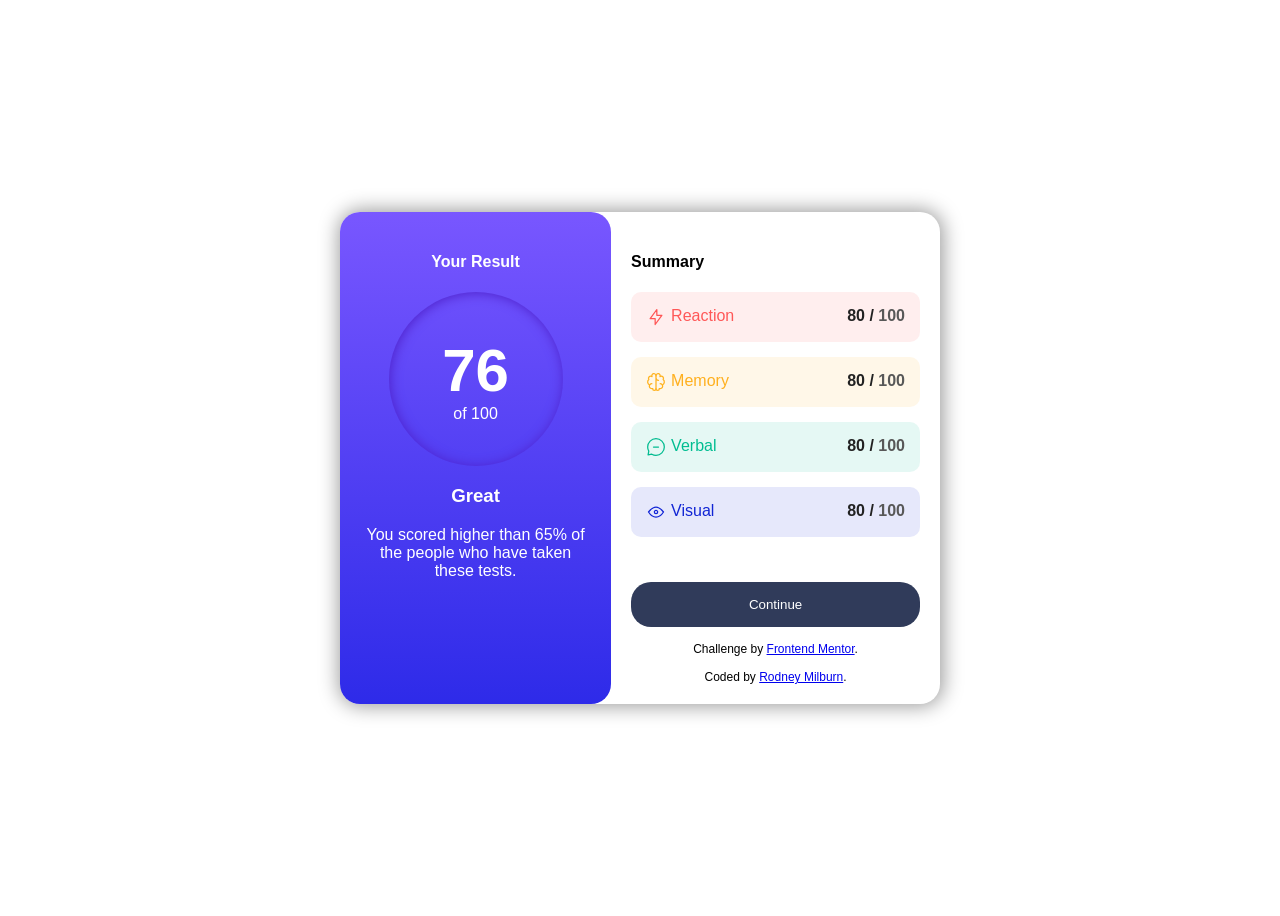
<file: index.html>
<!DOCTYPE html>
<html lang="en">
  <head>
    <meta charset="UTF-8" />
    <meta name="viewport" content="width=device-width, initial-scale=1.0" />
   

    <link
      rel="icon"
      type="image/png"
      sizes="32x32"
      href="/assets/favicon-32x32.png">
    
    <link rel="stylesheet" href="/style.css" />
    <title>Frontend Mentor | Results summary component</title>
  </head>
  <body>
    <div class="container">
      <div class="left">
        <h4>Your Result</h4>
        <div class="score-left">
          <span class="big-score">76</span>
          <span class="small-score">of 100</span>
        </div>
        <div class="left-text">
          <h3>Great</h3>
          <p>
            You scored higher than 65% of the people who have taken these
            tests.</p>
          </p>
        </div>
      </div>
      <div class="right">
        <h4>Summary</h4>
        <div class="scores">
          <div class="score-reaction score">
            <div class="score-con">
              <img src= "/assets/icon-reaction.svg" alt="Reaction" />
              <span>Reaction</span>
            </div>
            <span class="black-text">80 / <span class="grey">100</span></span>
          </div>
          <div class="score-memory score">
            <div class="score-con">
              <img src="/assets/icon-memory.svg" alt="Memory" />
              <span>Memory</span>
            </div>
            <span class="black-text">80 / <span class="grey">100</span></span>
          </div>
          <div class="score-verbal score">
            <div class="score-con">
              <img src="/assets/icon-verbal.svg" alt="Verbal" />
              <span>Verbal</span>
            </div>
            <span class="black-text">80 / <span class="grey">100</span></span>
          </div>
          <div class="score-visual score">
            <div class="score-con">
              <img src="/assets/icon-visual.svg" alt="Visual" />
              <span>Visual</span>
            </div>
            <span class="black-text">80 / <span class="grey">100</span></span>
          </div>
          
        </div>
        <button class="button">Continue</button>
        
        <footer>Challenge by <a href="https://www.frontendmentor.io?ref=challenge" target="_blank">Frontend Mentor</a>. 

      <br><br>Coded by <a href="Rodney Milburn">Rodney Milburn</a>.
    </footer>
   
      
    </div>
    
      
    </body>
    </div>
    
    </div> 
  </div> 
 
  
</html>

</body>
</file>
<file: style.css>
body {
  display: flex;
  justify-content: center;
  align-items: center;
  min-height: 100vh;
  font-family: sans-serif;
}
.container {
  display: flex;
  width: 600px;
  justify-content: center;
  border-radius: 20px;
  box-shadow: 1px 0px 20px 2px rgb(0, 0, 0, 0.4);
}

.left {
  color: #fff;
  padding: 20px;
  width: 40%;
  text-align: center;
  border-radius: 20px;
  background: linear-gradient(hsl(252, 100%, 67%), hsl(241, 81%, 54%));
}
.right {
  width: 50%;
  padding: 20px;
}
.left h4 {
  text-align: center;
}
.score-left {
  padding: 50px;
  width: 74px;
  height: 74px;
  border-radius: 100%;
  box-shadow: inset 1px 1px 12px 0px hsla(256, 72%, 46%, 1);
  display: flex;
  align-items: center;
  justify-content: center;
  flex-direction: column;
  margin: 0 auto;
}
.big-score {
  color: #fff;
  font-weight: bold;
  font-size: 60px;
}

.score-con {
  display: flex;
}
.score {
  display: flex;
  justify-content: space-between;
  background-color: hsla(0, 100%, 67%, 0.1);
  color: hsl(0, 100%, 67%);
  margin-bottom: 15px;
  padding: 15px;
  border-radius: 10px;
}
.grey {
  color: rgba(87, 87, 87, 0.992);
}
.score-con img {
  margin-right: 5px;
}
.black-text {
  color: #222;
  font-weight: bold;
}
.score-memory {
  color: hsl(39, 100%, 56%);
  background: hsla(39, 100%, 56%, 0.1);
}
.score-verbal {
  color: hsl(166, 100%, 37%);
  background: hsl(166, 100%, 37%, 0.1);
}
.score-visual {
  color: hsl(234, 85%, 45%);
  background: hsl(234, 85%, 45%, 0.1);
}

button {
  margin-top: 30px;
  padding: 15px 30px;
  border: none;
  color: white;
  outline: none;
  background-color: hsl(224, 30%, 27%);
  width: 100%;
  border-radius: 20px;
  cursor: pointer;
}
footer{
  padding-top: 15px;
  text-align: center;
  font-size: 12px;
}

@media (max-width: 760px) {
  .left {
    width: 100%;
    padding: 0px;
    border-radius: 0px;
    border-bottom-left-radius: 20px;
    border-bottom-right-radius: 20px;
  }
  .right {
    padding: 0;
    width: 80%;
    margin: 0 auto;
  }
  .left-text {
    padding: 20px;
    text-align: center;
  }
  .container {
    width: 100%;
    flex-direction: column;
    border-radius: 0px;
    overflow: hidden;
    padding: 0;
  }
}
</file>
